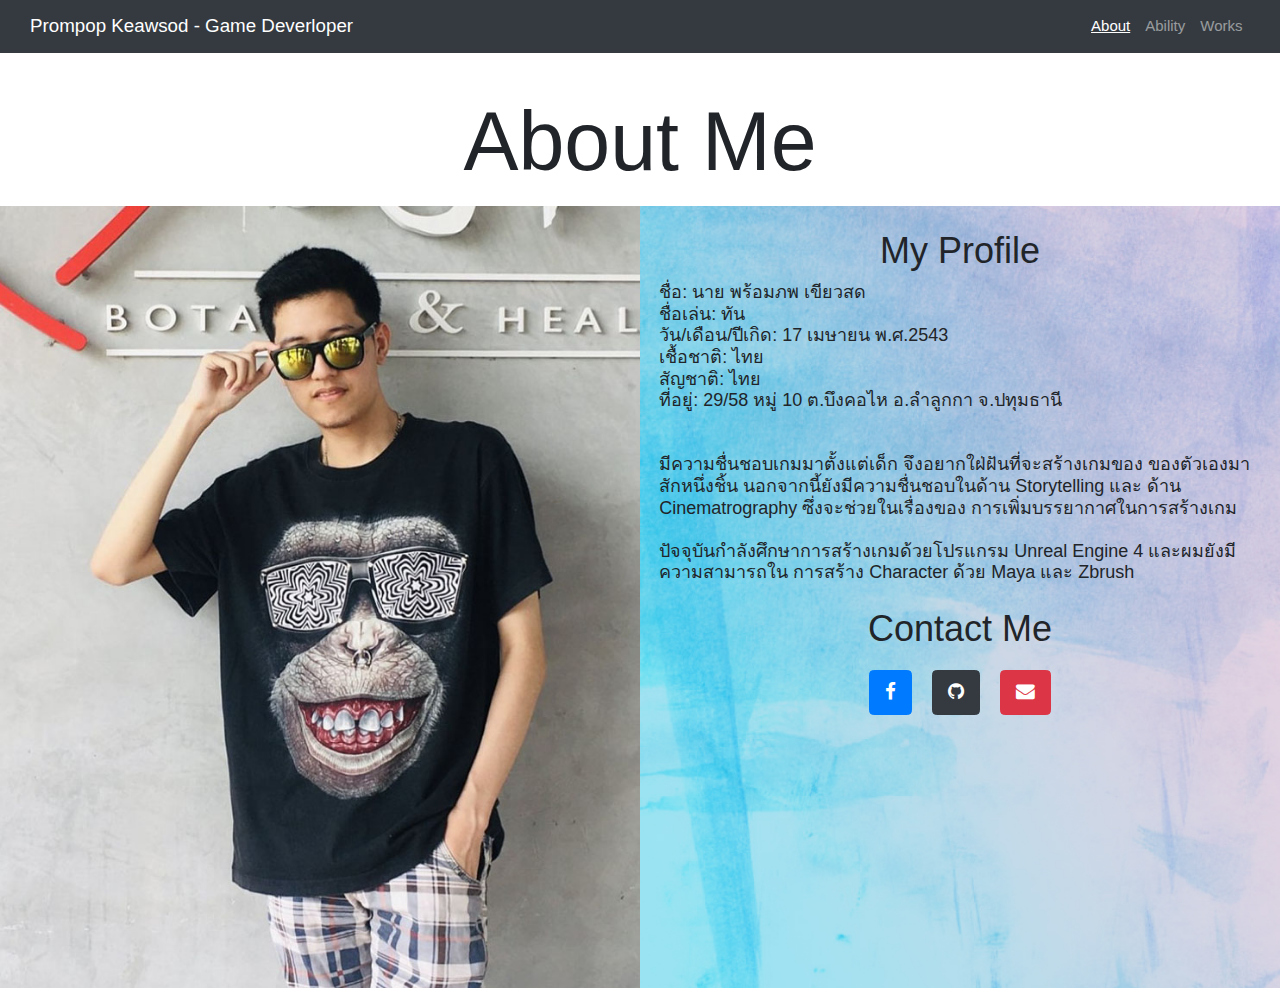
<file: index.html>
<!DOCTYPE html>
<html lang="en">

<head>
    <meta charset="UTF-8">
    <meta name="viewport" content="width=device-width, initial-scale=1.0">
    <title>PrompopKeawsod - Portfolio</title>
    <link rel="icon" href="img/icon.png" type="image/x-icon">
    <link rel="stylesheet" href="https://maxcdn.bootstrapcdn.com/font-awesome/4.3.0/css/font-awesome.min.css">
    <link rel="stylesheet" href="https://maxcdn.bootstrapcdn.com/bootstrap/4.3.0/css/bootstrap.min.css">
    <link rel="stylesheet" href="bootstrap/css/bootstrap.min.css">
    <link rel="stylesheet" href="main.css">
    <script src="bootstrap/js/bootstrap.min.js"></script>
    <link rel="stylesheet" href="https://maxcdn.bootstrapcdn.com/bootstrap/4.5.0/css/bootstrap.min.css">
    <link rel="stylesheet" href="https://www.w3schools.com/w3css/4/w3.css">
    <script>
        function email() {
            document.getElementById('email').innerHTML = 'prompop.keawsod@gmail.com';

        }
    </script>

<body>
    <nav class="navbar navbar-expand-lg navbar-expand-md navbar-expand-sm bg-dark navbar-dark">
        <div class="container-fluid">
            <a class="navbar-brand" href="index.html">Prompop Keawsod - Game Deverloper</a>
            <button class="navbar-toggler" data-bs-target="#menu" data-bs-toggle="collapse">
                <span class="navbar-toggler-icon"></span>
            </button>
            <div class="navbar-collapse collapse justify-content-end" id="menu">
                <ul class="navbar-nav list-inline">
                    <li class="navbar-item">
                        <a href="index.html" class="nav-link active">About</a>
                    </li>
                    <li class="navbar-item">
                        <a href="ability.html" class="nav-link">Ability</a>
                    </li>
                    <li class="navbar-item">
                        <a href="works.html" class="nav-link">Works</a>
                    </li>
                </ul>
            </div>
        </div>
        </div>
    </nav>

    <div class="container-fluid">
        <div class="row justify-content-center">
            <div class="col">
                <h1 class="display-2">About Me</h1>
            </div>
        </div>
        <div class="row justify-content-center no-padding w3-animate-bottom">
            <div class="col-lg-6 col-12 order-lg-2 profile no-padding ">
                <h1 class="text-center">My Profile</h1>
                <h5 class="text-justify padding">
                    ชื่อ: นาย พร้อมภพ เขียวสด
                    <br>
                    ชื่อเล่น: ทัน
                    <br>
                    วัน/เดือน/ปีเกิด: 17 เมษายน พ.ศ.2543
                    <br>
                    เชื้อชาติ: ไทย
                    <br>
                    สัญชาติ: ไทย
                    <br>
                    ที่อยู่: 29/58 หมู่ 10 ต.บึงคอไห อ.ลำลูกกา จ.ปทุมธานี
                </h5>
                <br>
                <h5 class="padding">
                    มีความชื่นชอบเกมมาตั้งแต่เด็ก จึงอยากใฝ่ฝันที่จะสร้างเกมของ
                    ของตัวเองมาสักหนึ่งชิ้น นอกจากนี้ยังมีความชื่นชอบในด้าน
                    Storytelling และ ด้าน Cinematrography ซึ่งจะช่วยในเรื่องของ
                    การเพิ่มบรรยากาศในการสร้างเกม
                    <br>
                    <br>
                    ปัจจุบันกำลังศึกษาการสร้างเกมด้วยโปรแกรม
                    Unreal Engine 4 และผมยังมีความสามารถใน
                    การสร้าง Character ด้วย Maya และ Zbrush
                </h5>
                <h1>Contact Me</h1>

                <div class="d-flex justify-content-center">
                    <a class="btn btn-primary btn-lg" href="https://www.facebook.com/prompop.minecraft/" target="_blank"
                        role="button">
                        <i class="fa fa-facebook" aria-hidden="true"></i>
                    </a>
                    <a class="btn btn-dark btn-lg" href="https://github.com/PrompopKeawsod" target="_blank"
                        role="button">
                        <i class="fa fa-github" aria-hidden="true"></i>
                    </a>
                    <a class="btn btn-danger btn-lg" id="email" onclick="email()" role="button">
                        <i class="fa fa-envelope" aria-hidden="true"></i>
                    </a>
                </div>

            </div>
            <div class="col-lg-6 col-12 order-lg-1 no-padding">
                <img src="img/pic_self.jpg" class="img-fluid img-index" alt="Responsive image">
            </div>
        </div>
    </div>

</body>

</html>
</file>
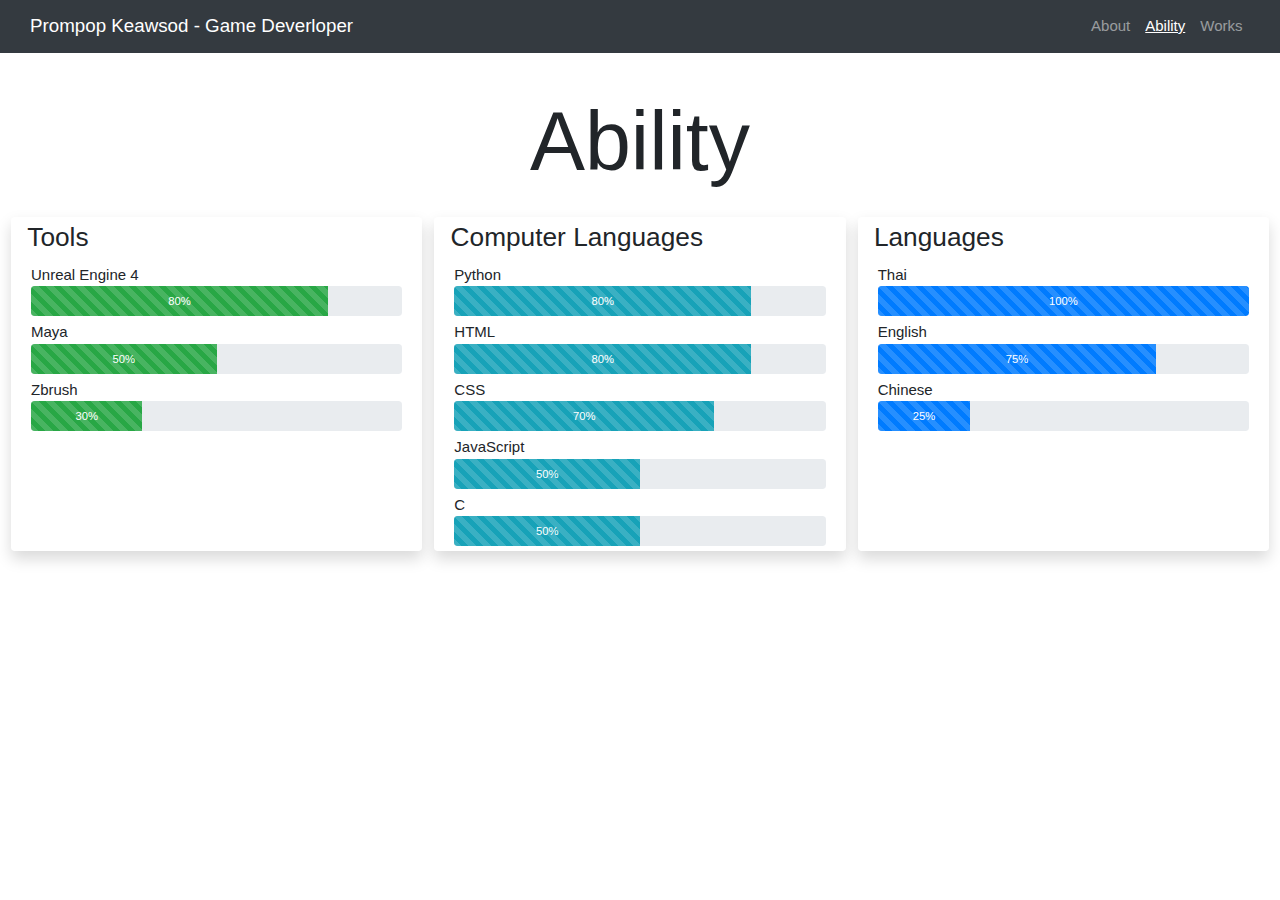
<file: ability.html>
<!DOCTYPE html>
<html lang="en">

<head>
    <meta charset="UTF-8">
    <meta name="viewport" content="width=device-width, initial-scale=1.0">
    <title>PrompopKeawsod - Portfolio</title>
    <link rel="icon" href="img/icon.png" type="image/x-icon">
    <link rel="stylesheet" href="https://maxcdn.bootstrapcdn.com/font-awesome/4.3.0/css/font-awesome.min.css">
    <link rel="stylesheet" href="bootstrap/css/bootstrap.min.css">
    <link rel="stylesheet" href="main.css">
    <script src="bootstrap/js/bootstrap.min.js"></script>
    <link rel="stylesheet" href="https://maxcdn.bootstrapcdn.com/bootstrap/4.5.0/css/bootstrap.min.css">
    <link rel="stylesheet" href="https://www.w3schools.com/w3css/4/w3.css">

<body>
    <nav class="navbar navbar-expand-lg navbar-expand-md navbar-expand-sm bg-dark navbar-dark">
        <div class="container-fluid">
            <a class="navbar-brand" href="index.html">Prompop Keawsod - Game Deverloper</a>
            <button class="navbar-toggler" data-bs-target="#menu" data-bs-toggle="collapse">
                <span class="navbar-toggler-icon"></span>
            </button>
            <div class="navbar-collapse collapse justify-content-end" id="menu">
                <ul class="navbar-nav">
                    <li class="navbar-item">
                        <a href="index.html" class="nav-link">About</a>
                    </li>
                    <li class="navbar-item">
                        <a href="ability.html" class="nav-link active">Ability</a>
                    </li>
                    <li class="navbar-item">
                        <a href="works.html" class="nav-link">Works</a>
                    </li>
                </ul>
            </div>
        </div>
        </div>
    </nav>

    <div class="container-fluid ">
        <div class="row justify-content-center">
            <div class="col">
                <h1 class="display-2">Ability</h1>
            </div>
        </div>
        <div class="row justify-content-around">
            <div class="col-lg col-md-5 col-sm-5 col-10 shadow bg-white rounded margin w3-animate-top new1">
                <div class="row">
                    <p class="h3">Tools</p>
                </div>
                <div class="row">
                    <div class="col-12">
                        <p>Unreal Engine 4</p>
                        <div class="progress" style="height: 30px;">
                            <div class="progress-bar progress-bar-striped progress-bar-animated bg-success" role="progressbar" style="width: 80%"
                                aria-valuenow="10" aria-valuemin="0" aria-valuemax="100">80%</div>
                        </div>
                    </div>

                    <div class="col-12 margin-top-small">
                        <p>Maya</p>
                        <div class="progress" style="height: 30px;">
                            <div class="progress-bar progress-bar-striped progress-bar-animated bg-success" role="progressbar" style="width: 50%"
                                aria-valuenow="10" aria-valuemin="0" aria-valuemax="100">50%</div>
                        </div>
                    </div>

                    <div class="col-12 margin-top-small">
                        <p>Zbrush</p>
                        <div class="progress" style="height: 30px;">
                            <div class="progress-bar progress-bar-striped progress-bar-animated bg-success" role="progressbar" style="width: 30%"
                                aria-valuenow="10" aria-valuemin="0" aria-valuemax="100">30%</div>
                        </div>
                    </div>
                </div>
            </div>
            <div class="col-lg col-md-5 col-sm-5 col-10 shadow bg-white rounded margin w3-animate-bottom">
                <div class="row">
                    <p class="h3">Computer Languages</p>
                </div>
                <div class="row">
                    <div class="col-12">
                        <p>Python</p>
                        <div class="progress" style="height: 30px;">
                            <div class="progress-bar progress-bar-striped progress-bar-animated bg-info" role="progressbar" style="width: 80%"
                                aria-valuenow="10" aria-valuemin="0" aria-valuemax="100">80%</div>
                        </div>
                    </div>

                    <div class="col-12 margin-top-small margin-top-small">   
                        <p>HTML</p>
                        <div class="progress" style="height: 30px;">
                            <div class="progress-bar progress-bar-striped progress-bar-animated bg-info" role="progressbar" style="width: 80%"
                                aria-valuenow="10" aria-valuemin="0" aria-valuemax="100">80%</div>
                        </div>
                    </div>

                    <div class="col-12 margin-top-small">
                        <p>CSS</p>
                        <div class="progress" style="height: 30px;">
                            <div class="progress-bar progress-bar-striped progress-bar-animated bg-info" role="progressbar" style="width: 70%"
                                aria-valuenow="10" aria-valuemin="0" aria-valuemax="100">70%</div>
                        </div>
                    </div>

                    <div class="col-12 margin-top-small">
                        <p>JavaScript</p>
                        <div class="progress" style="height: 30px;">
                            <div class="progress-bar progress-bar-striped progress-bar-animated bg-info" role="progressbar" style="width: 50%"
                                aria-valuenow="10" aria-valuemin="0" aria-valuemax="100">50%</div>
                        </div>
                    </div>

                    <div class="col-12 margin-top-small">
                        <p>C</p>
                        <div class="progress" style="height: 30px;">
                            <div class="progress-bar progress-bar-striped progress-bar-animated bg-info" role="progressbar" style="width: 50%"
                                aria-valuenow="10" aria-valuemin="0" aria-valuemax="100">50%</div>
                        </div>
                    </div>
                </div>
            </div>
            <div class="col-lg col-md-6 col-sm-6 col-10 shadow bg-white rounded margin w3-animate-top new2">
                <div class="row ">
                    <p class="h3">Languages</p>
                </div>
                <div class="row ">
                    <div class="col-12">
                        <p>Thai</p>
                        <div class="progress" style="height: 30px;">
                            <div class="progress-bar progress-bar-striped progress-bar-animated" role="progressbar" style="width: 100%"
                                aria-valuenow="10" aria-valuemin="0" aria-valuemax="100">100%</div>
                        </div>
                    </div>
                    <br>
                    <br>
                    <div class="col-12 margin-top-small">
                        <p>English</p>
                        <div class="progress" style="height: 30px;">
                            <div class="progress-bar progress-bar-striped progress-bar-animated" role="progressbar" style="width: 75%"
                                aria-valuenow="10" aria-valuemin="0" aria-valuemax="100">75%</div>
                        </div>
                    </div>
                    <br>
                    <br>
                    <div class="col-12 margin-top-small">
                        <p>Chinese</p>
                        <div class="progress" style="height: 30px;">
                            <div class="progress-bar progress-bar-striped progress-bar-animated" role="progressbar" style="width: 25%"
                                aria-valuenow="10" aria-valuemin="0" aria-valuemax="100">25%</div>
                        </div>
                    </div>
                </div>
            </div>
        </div>


    </div>


</body>

</html>
</file>
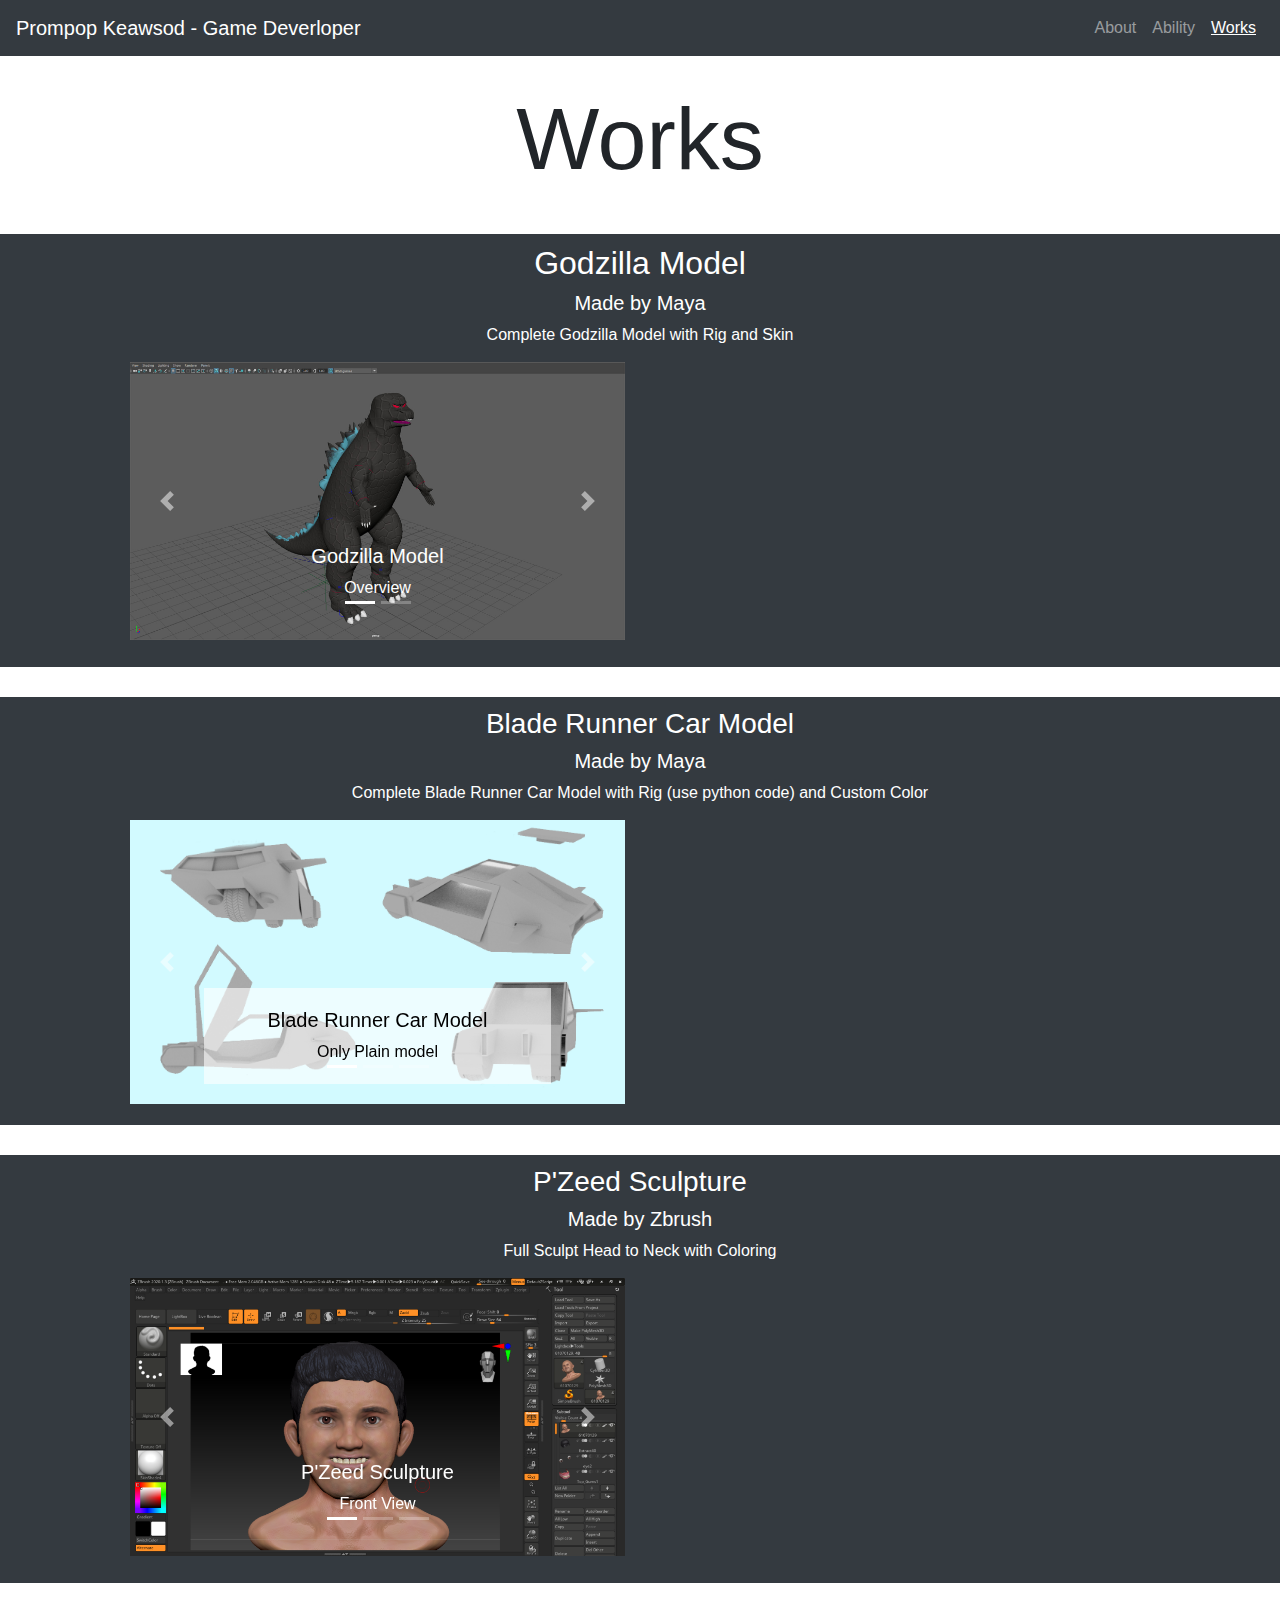
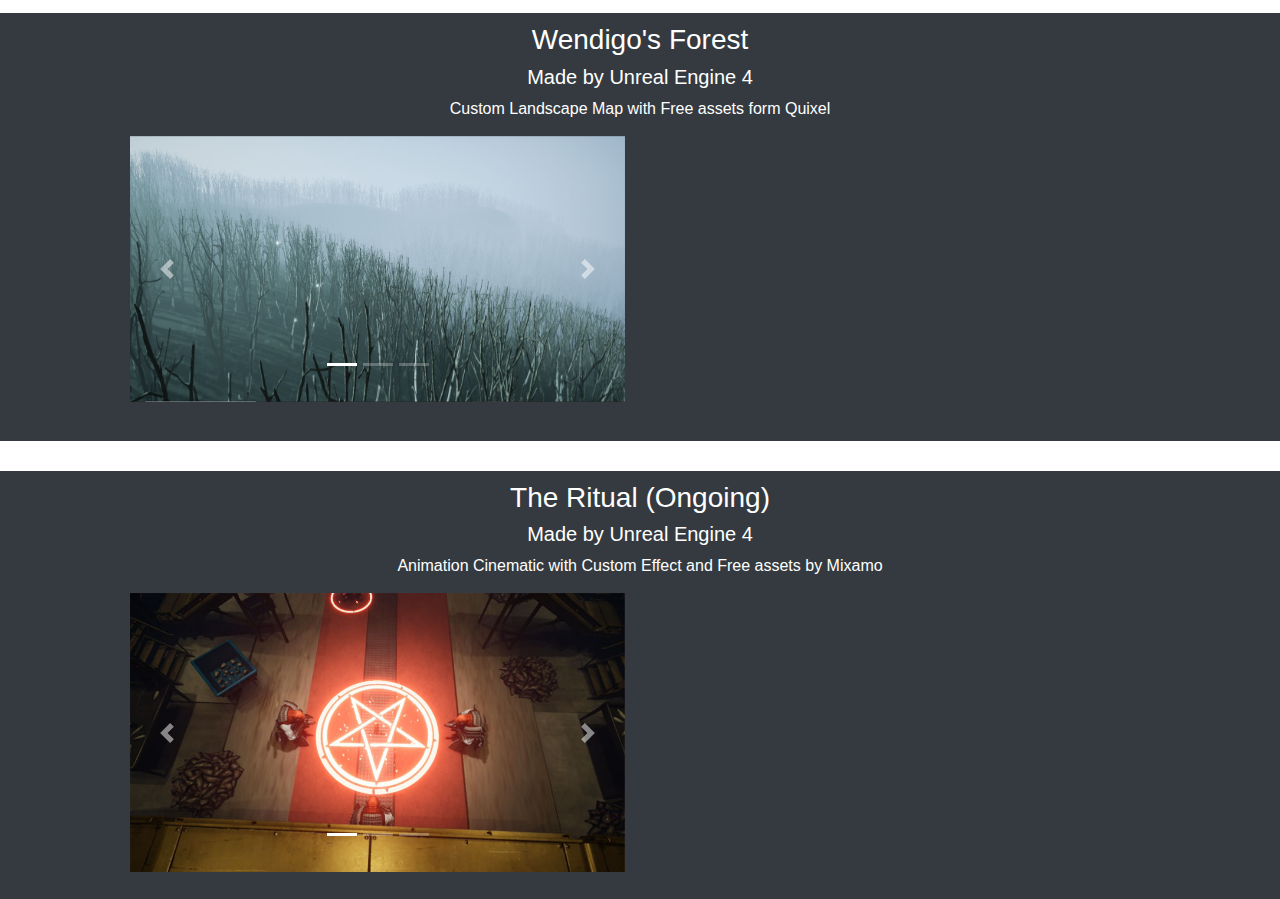
<file: works.html>
<!DOCTYPE html>
<html lang="en">

<head>
    <meta charset="UTF-8">
    <meta name="viewport" content="width=device-width, initial-scale=1.0">
    <title>PrompopKeawsod - Portfolio</title>
    <link rel="icon" href="img/icon.png" type="image/x-icon">
    <link rel="stylesheet" href="https://maxcdn.bootstrapcdn.com/font-awesome/4.3.0/css/font-awesome.min.css">
    <link rel="stylesheet" href="bootstrap/css/bootstrap.min.css">
    <link rel="stylesheet" href="main.css">
    <script src="bootstrap/js/bootstrap.min.js"></script>
    <link rel="stylesheet" href="https://maxcdn.bootstrapcdn.com/bootstrap/4.0.0/css/bootstrap.min.css"
        integrity="sha384-Gn5384xqQ1aoWXA+058RXPxPg6fy4IWvTNh0E263XmFcJlSAwiGgFAW/dAiS6JXm" crossorigin="anonymous">

    <script src="https://code.jquery.com/jquery-3.2.1.slim.min.js"
        integrity="sha384-KJ3o2DKtIkvYIK3UENzmM7KCkRr/rE9/Qpg6aAZGJwFDMVNA/GpGFF93hXpG5KkN"
        crossorigin="anonymous"></script>
    <script src="https://cdnjs.cloudflare.com/ajax/libs/popper.js/1.12.9/umd/popper.min.js"
        integrity="sha384-ApNbgh9B+Y1QKtv3Rn7W3mgPxhU9K/ScQsAP7hUibX39j7fakFPskvXusvfa0b4Q"
        crossorigin="anonymous"></script>
    <script src="https://maxcdn.bootstrapcdn.com/bootstrap/4.0.0/js/bootstrap.min.js"
        integrity="sha384-JZR6Spejh4U02d8jOt6vLEHfe/JQGiRRSQQxSfFWpi1MquVdAyjUar5+76PVCmYl"
        crossorigin="anonymous"></script>

<body>
    <nav class="navbar navbar-expand-lg navbar-expand-md navbar-expand-sm bg-dark navbar-dark">

        <a class="navbar-brand" href="index.html">Prompop Keawsod - Game Deverloper</a>
        <button class="navbar-toggler" data-bs-target="#menu" data-bs-toggle="collapse">
            <span class="navbar-toggler-icon"></span>
        </button>
        <div class="navbar-collapse collapse justify-content-end" id="menu">
            <ul class="navbar-nav">
                <li class="navbar-item">
                    <a href="index.html" class="nav-link">About</a>
                </li>
                <li class="navbar-item">
                    <a href="ability.html" class="nav-link">Ability</a>
                </li>
                <li class="navbar-item">
                    <a href="works.html" class="nav-link active">Works</a>
                </li>
            </ul>
        </div>

    </nav>

    <div class="container-fluid">
        <div class="row justify-content-center">
            <div class="col">
                <h1 class="display-2">Works</h1>
            </div>
        </div>
        <div class="row justify-content-center no-padding">
            <div class="row justify-content-center margin-top-big bg-dark text-white padding-all">
                <h2 class="text-center">Godzilla Model</h2>
                <h5 class="text-center">Made by Maya</h5>
                <p class="text-center">Complete Godzilla Model with Rig and Skin</p>
                <div class="col-lg-5 col-12 margin-top">
                    <div id="godzilla" class="carousel slide" data-ride="carousel">
                        <ol class="carousel-indicators">
                            <li data-target="#godzilla" data-slide-to="0" class="active"></li>
                            <li data-target="#godzilla" data-slide-to="1"></li>
                        </ol>
                        <div class="carousel-inner">
                            <div class="carousel-item active">
                                <img class="d-block w-100" src="img/godzilla1.jpg" alt="First slide">
                                <div class="carousel-caption d-none d-md-block">
                                    <h5>Godzilla Model</h5>
                                    <p>Overview</p>
                                </div>
                            </div>
                            <div class="carousel-item">
                                <img class="d-block w-100" src="img/godzilla2.jpg" alt="Second slide">
                                <div class="carousel-caption d-none d-md-block">
                                    <h5>Godzilla Model</h5>
                                    <p>All perspective view</p>
                                </div>
                            </div>
                        </div>
                        <a class="carousel-control-prev" href="#godzilla" role="button" data-slide="prev">
                            <span class="carousel-control-prev-icon" aria-hidden="true"></span>
                            <span class="sr-only">Previous</span>
                        </a>
                        <a class="carousel-control-next" href="#godzilla" role="button" data-slide="next">
                            <span class="carousel-control-next-icon" aria-hidden="true"></span>
                            <span class="sr-only">Next</span>
                        </a>
                    </div>
                </div>

                <div class="col-lg-5 col-10 no-padding align-self-center margin-top">
                    <div class="embed-responsive embed-responsive-16by9 align-self-center">
                        <iframe class="embed-responsive-item" width="560" height="315"
                            src="https://www.youtube.com/embed/U7ImlFLzo3o" frameborder="0"
                            allow="encrypted-media; picture-in-picture" allowfullscreen=""></iframe>
                    </div>

                </div>
            </div>
            <div class="row justify-content-center margin-top-big bg-dark text-white padding-all">
                <h3 class="text-center">Blade Runner Car Model</h3>
                <h5 class="text-center">Made by Maya</h5>
                <p class="text-center">Complete Blade Runner Car Model with Rig (use python code) and Custom Color</p>
                <div class="col-lg-5 col-12 margin-top">
                    <div id="blade" class="carousel slide" data-ride="carousel">
                        <ol class="carousel-indicators">
                            <li data-target="#blade" data-slide-to="0" class="active"></li>
                            <li data-target="#blade" data-slide-to="1"></li>
                            <li data-target="#blade" data-slide-to="2"></li>
                        </ol>
                        <div class="carousel-inner">
                            <div class="carousel-item active">
                                <img class="d-block w-100" src="img/blade3.png" alt="First slide">
                                <div class="carousel-caption d-none d-md-block back-black">
                                    <h5 class="text-black">Blade Runner Car Model</h5>
                                    <p class="text-black">Only Plain model</p>
                                </div>
                            </div>
                            <div class="carousel-item">
                                <img class="d-block w-100" src="img/blade2.png" alt="Second slide">
                                <div class="carousel-caption d-none d-md-block back-black">
                                    <h5 class="text-black">Blade Runner Car Model</h5>
                                    <p class="text-black">With color</p>
                                </div>
                            </div>
                            <div class="carousel-item">
                                <img class="d-block w-100" src="img/blade1.png" alt="Third slide">
                                <div class="carousel-caption d-none d-md-block">
                                    <h5>Blade Runner Car Model</h5>
                                    <p>With color and rig</p>
                                </div>
                            </div>
                        </div>
                        <a class="carousel-control-prev" href="#blade" role="button" data-slide="prev">
                            <span class="carousel-control-prev-icon" aria-hidden="true"></span>
                            <span class="sr-only">Previous</span>
                        </a>
                        <a class="carousel-control-next" href="#blade" role="button" data-slide="next">
                            <span class="carousel-control-next-icon" aria-hidden="true"></span>
                            <span class="sr-only">Next</span>
                        </a>
                    </div>
                </div>

                <div class="col-lg-5 col-10 no-padding align-self-center margin-top">
                    <div class="embed-responsive embed-responsive-16by9 align-self-center">
                        <iframe class="embed-responsive-item" width="560" height="315"
                            src="https://www.youtube.com/embed/zKxIjZs8M3E" frameborder="0"
                            allow="encrypted-media; picture-in-picture" allowfullscreen=""></iframe>
                    </div>
                </div>
            </div>

            <div class="row justify-content-center margin-top-big bg-dark text-white padding-all">
                <h3 class="text-center">P'Zeed Sculpture</h3>
                <h5 class="text-center">Made by Zbrush</h5>
                <p class="text-center">Full Sculpt Head to Neck with Coloring</p>
                <div class="col-lg-5 col-12 margin-top">
                    <div id="sculpt" class="carousel slide" data-ride="carousel">
                        <ol class="carousel-indicators">
                            <li data-target="#sculpt" data-slide-to="0" class="active"></li>
                            <li data-target="#sculpt" data-slide-to="1"></li>
                            <li data-target="#sculpt" data-slide-to="2"></li>
                        </ol>
                        <div class="carousel-inner">
                            <div class="carousel-item active">
                                <img class="d-block w-100" src="img/sculpt1.png" alt="First slide">
                                <div class="carousel-caption d-none d-md-block">
                                    <h5>P'Zeed Sculpture</h5>
                                    <p>Front View</p>
                                </div>
                            </div>
                            <div class="carousel-item">
                                <img class="d-block w-100" src="img/sculpt2.png" alt="Second slide">
                                <div class="carousel-caption d-none d-md-block">
                                    <h5>P'Zeed Sculpture</h5>
                                    <p>Side View</p>
                                </div>
                            </div>
                            <div class="carousel-item">
                                <img class="d-block w-100" src="img/sculpt3.png" alt="Third slide">
                                <div class="carousel-caption d-none d-md-block">
                                    <h5>P'Zeed Sculpture</h5>
                                    <p>Back View</p>
                                </div>
                            </div>
                        </div>
                        <a class="carousel-control-prev" href="#sculpt" role="button" data-slide="prev">
                            <span class="carousel-control-prev-icon" aria-hidden="true"></span>
                            <span class="sr-only">Previous</span>
                        </a>
                        <a class="carousel-control-next" href="#sculpt" role="button" data-slide="next">
                            <span class="carousel-control-next-icon" aria-hidden="true"></span>
                            <span class="sr-only">Next</span>
                        </a>
                    </div>
                </div>

                <div class="col-lg-5 col-10 no-padding align-self-center margin-top">
                    <div class="embed-responsive embed-responsive-16by9 align-self-center">
                        <iframe class="embed-responsive-item" width="560" height="315"
                            src="https://www.youtube.com/embed/wsJdkjphvq0" frameborder="0"
                            allow="encrypted-media; picture-in-picture" allowfullscreen=""></iframe>
                    </div>
                </div>
            </div>

            <div class="row justify-content-center margin-top-big bg-dark text-white padding-all">
                <h3 class="text-center">Wendigo's Forest</h3>
                <h5 class="text-center">Made by Unreal Engine 4</h5>
                <p class="text-center">Custom Landscape Map with Free assets form Quixel</p>
                <div class="col-lg-5 col-12 margin-top">
                    <div id="forest" class="carousel slide" data-ride="carousel">
                        <ol class="carousel-indicators">
                            <li data-target="#forest" data-slide-to="0" class="active"></li>
                            <li data-target="#forest" data-slide-to="1"></li>
                            <li data-target="#forest" data-slide-to="2"></li>
                        </ol>
                        <div class="carousel-inner">
                            <div class="carousel-item active">
                                <img class="d-block w-100" src="img/forest1.jpg" alt="First slide">
                            </div>
                            <div class="carousel-item">
                                <img class="d-block w-100" src="img/forest2.jpg" alt="Second slide">
                            </div>
                            <div class="carousel-item">
                                <img class="d-block w-100" src="img/forest3.jpg" alt="Third slide">
                            </div>
                        </div>
                        <a class="carousel-control-prev" href="#forest" role="button" data-slide="prev">
                            <span class="carousel-control-prev-icon" aria-hidden="true"></span>
                            <span class="sr-only">Previous</span>
                        </a>
                        <a class="carousel-control-next" href="#forest" role="button" data-slide="next">
                            <span class="carousel-control-next-icon" aria-hidden="true"></span>
                            <span class="sr-only">Next</span>
                        </a>
                    </div>
                </div>

                <div class="col-lg-5 col-10 no-padding align-self-center margin-top">
                    <div class="embed-responsive embed-responsive-16by9 align-self-center">
                        <iframe class="embed-responsive-item" width="560" height="315"
                            src="https://www.youtube.com/embed/h1wPZWmqbx8" frameborder="0"
                            allow="encrypted-media; picture-in-picture" allowfullscreen=""></iframe>
                    </div>
                </div>
            </div>

            <div class="row justify-content-center margin-top-big bg-dark text-white padding-all">
                <h3 class="text-center">The Ritual (Ongoing)</h3>
                <h5 class="text-center">Made by Unreal Engine 4</h5>
                <p class="text-center">Animation Cinematic with Custom Effect and Free assets by Mixamo</p>
                <div class="col-lg-5 col-12 margin-top">
                    <div id="ritual" class="carousel slide" data-ride="carousel">
                        <ol class="carousel-indicators">
                            <li data-target="#ritual" data-slide-to="0" class="active"></li>
                            <li data-target="#ritual" data-slide-to="1"></li>
                            <li data-target="#ritual" data-slide-to="2"></li>
                        </ol>
                        <div class="carousel-inner">
                            <div class="carousel-item active">
                                <img class="d-block w-100" src="img/ritual1.jpg" alt="First slide">
                            </div>
                            <div class="carousel-item">
                                <img class="d-block w-100" src="img/ritual2.jpg" alt="Second slide">
                            </div>
                            <div class="carousel-item">
                                <img class="d-block w-100" src="img/ritual3.jpg" alt="Third slide">
                            </div>
                        </div>
                        <a class="carousel-control-prev" href="#ritual" role="button" data-slide="prev">
                            <span class="carousel-control-prev-icon" aria-hidden="true"></span>
                            <span class="sr-only">Previous</span>
                        </a>
                        <a class="carousel-control-next" href="#ritual" role="button" data-slide="next">
                            <span class="carousel-control-next-icon" aria-hidden="true"></span>
                            <span class="sr-only">Next</span>
                        </a>
                    </div>
                </div>

                <div class="col-lg-5 col-10 no-padding align-self-center margin-top">
                    <div class="embed-responsive embed-responsive-16by9 align-self-center">
                        <iframe class="embed-responsive-item" width="560" height="315"
                            src="https://www.youtube.com/embed/XiQupY0aijo" frameborder="0"
                            allow="encrypted-media; picture-in-picture" allowfullscreen=""></iframe>
                    </div>
                </div>
            </div>
        </div>


    </div>


</body>

</html>
</file>
<file: main.css>
.active {
    text-decoration: underline;
}

h1 {
    padding-top: 2%;
    text-align: center;
}

body {
    font-family: 'Trebuchet MS', 'Lucida Sans Unicode', 'Lucida Grande', 'Lucida Sans', Arial, sans-serif;
}

.img-index {
    width: 100%;
}

@media screen and (max-width: 991px) {
    .img-index {
        content: url('img/pic_self2.jpg') !important;
    }
}

.no-padding {
    padding: 0 !important;
}

.padding {
    padding-left: 3%;
    padding-right: 3%;
}

.padding-all{
    padding: 10px !important;
}

.margin{
    margin: 6px;
}

.margin-top-small {
    margin-top: 5px;
}

.margin-top {
    margin-top: 15px;
}

.margin-top-big {
    margin-top: 30px;
}

.row {
    padding: 5px;
}

/* div{
    margin: 5px;
} */

p {
    margin-bottom: 0 !important;
}

.profile {
    background-image: url('img/background-index.jpg');
    background-repeat: no-repeat;
    background-size: cover;
}

.iframe-container {
    position: relative;
    width: 100%;
    padding-bottom: 56.25%;
    height: 0;
}

.iframe-container iframe {
    position: absolute;
    top: 0;
    left: 0;
    width: 100%;
    height: 100%;
}

.btn {
    margin: 10px;
}

#email {
    color: white;
}

.w3-animate-top{
    animation-duration: 1s !important;
}

.w3-animate-bottom{
    animation-duration: 1s !important;
}

#blade{
    color: black;
}

@media screen and (max-width: 575px) {
    .w3-animate-top{
        animation-name: animateleft !important;
        animation-duration: 1s !important;
    }

    .w3-animate-bottom{
        animation-name: animateright !important;
        animation-duration: 1s !important;
    }
}

@media screen and (max-width: 991px){
    .new1{
        animation: animateleft 1s !important;
    }

    .new2{
        animation: animatebottom 1s !important;
    }

    .w3-animate-bottom{
        animation-name: animateright !important;
        animation-duration: 1s !important;
    }
}

.text-black{
    color: black;
}

.back-black{
    background: rgba(255, 255, 255, 0.6);
}
</file>
